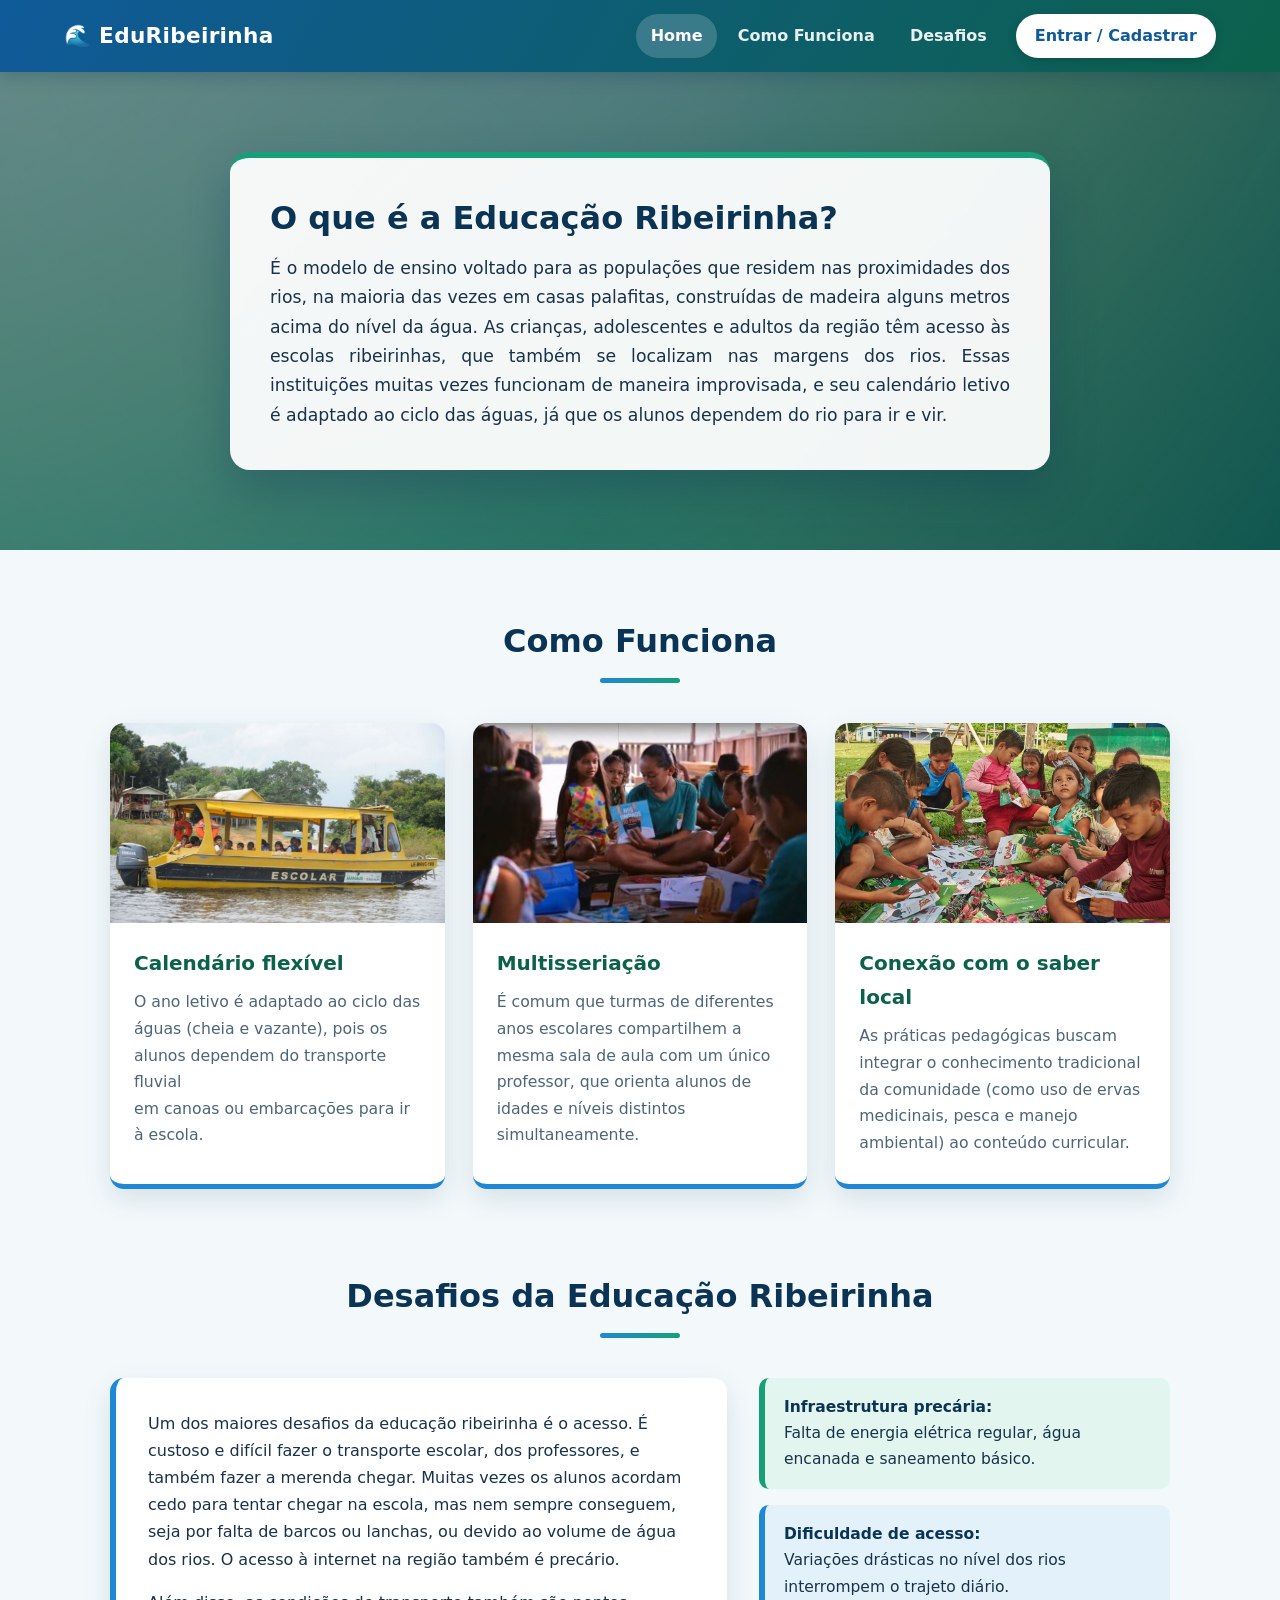
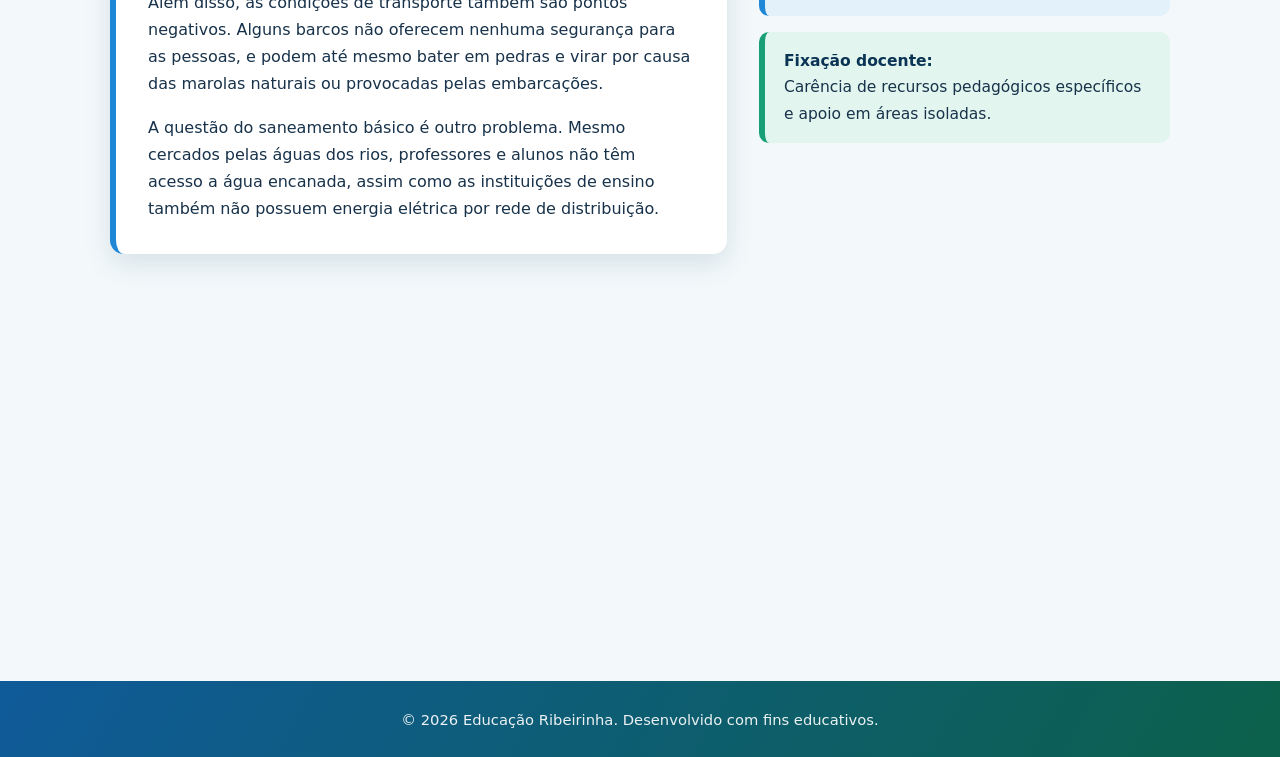
<file: Projeto Ribeirinho/index.html>
<!DOCTYPE html>
<html lang="pt-BR">
<head>
    <meta charset="UTF-8">
    <meta name="viewport" content="width=device-width, initial-scale=1.0">
    <title>Educação Ribeirinha</title>
    <link rel="stylesheet" href="style.css">
</head>
<body>

    <header>
        <div class="logo">🌊 EduRibeirinha</div>
        <button type="button" class="menu-toggle" id="menuToggle" aria-label="Abrir menu" aria-expanded="false" aria-controls="navMenu">☰</button>
        <nav id="navMenu">
            <a href="index.html" class="ativo">Home</a>
            <a href="index.html#funcionamento">Como Funciona</a>
            <a href="index.html#desafios">Desafios</a>
            <a href="login.html" class="btn-destaque">Entrar / Cadastrar</a>
        </nav>
    </header>

    <main>
        <section id="sobre" class="container">
            <div class="sobre-box">
                <h2>O que é a Educação Ribeirinha?</h2>
                <p>É o modelo de ensino voltado para as populações que residem nas proximidades dos rios, na maioria das vezes em casas palafitas, construídas de madeira alguns metros acima do nível da água. As crianças, adolescentes e adultos da região têm acesso às escolas ribeirinhas, que também se localizam nas margens dos rios. Essas instituições muitas vezes funcionam de maneira improvisada, e seu calendário letivo é adaptado ao ciclo das águas, já que os alunos dependem do rio para ir e vir.</p>
            </div>
        </section>

        <section id="funcionamento" class="container">
            <h2 class="secao-titulo">Como Funciona</h2>
            <div class="cards-grid">

                <div class="card">
                    <img src="./assets/ribeirinhos-escola.jpg" alt="Barco no rio">
                    <div class="card-content">
                        <h3>Calendário flexível</h3>
                        <p>O ano letivo é adaptado ao ciclo das águas (cheia e vazante), pois os alunos dependem do transporte fluvial<br> em canoas ou embarcações para ir à escola.</p>
                    </div>
                </div>

                <div class="card">
                    <img src="./assets/images.jpeg" alt="Sala de aula">
                    <div class="card-content">
                        <h3>Multisseriação</h3>
                        <p>É comum que turmas de diferentes anos escolares compartilhem a mesma sala de aula com um único professor, que orienta alunos de idades e níveis distintos simultaneamente.</p>
                    </div>
                </div>

                <div class="card">
                    <img src="./assets/whatsapp-image-2024-01-11-at-191215.jpeg" alt="Natureza e saberes">
                    <div class="card-content">
                        <h3>Conexão com o saber local</h3>
                        <p>As práticas pedagógicas buscam integrar o conhecimento tradicional da comunidade (como uso de ervas medicinais, pesca e manejo ambiental) ao conteúdo curricular.</p>
                    </div>
                </div>

            </div>
        </section>

        <section id="desafios" class="container">
            <h2 class="secao-titulo">Desafios da Educação Ribeirinha</h2>
            <div class="desafios-bloco">
                <div class="desafios-texto">
                    <p>Um dos maiores desafios da educação ribeirinha é o acesso. É custoso e difícil fazer o transporte escolar, dos professores, e também fazer a merenda chegar. Muitas vezes os alunos acordam cedo para tentar chegar na escola, mas nem sempre conseguem, seja por falta de barcos ou lanchas, ou devido ao volume de água dos rios. O acesso à internet na região também é precário.</p>
                    <p>Além disso, as condições de transporte também são pontos negativos. Alguns barcos não oferecem nenhuma segurança para as pessoas, e podem até mesmo bater em pedras e virar por causa das marolas naturais ou provocadas pelas embarcações.</p>
                    <p>A questão do saneamento básico é outro problema. Mesmo cercados pelas águas dos rios, professores e alunos não têm acesso a água encanada, assim como as instituições de ensino também não possuem energia elétrica por rede de distribuição.</p>
                </div>
                <div class="desafios-lista">
                    <div class="alerta-item"><strong>Infraestrutura precária:</strong> Falta de energia elétrica regular, água encanada e saneamento básico.</div>
                    <div class="alerta-item"><strong>Dificuldade de acesso:</strong> Variações drásticas no nível dos rios interrompem o trajeto diário.</div>
                    <div class="alerta-item"><strong>Fixação docente:</strong> Carência de recursos pedagógicos específicos e apoio em áreas isoladas.</div>
                </div>
                <iframe width="560" 
                    height="315" 
                    src="https://www.youtube.com/embed/drENRK87w24?si=64_NLI6bmX8EX4Ts" 
                    title="YouTube video player" 
                    frameborder="0" 
                    allow="accelerometer; autoplay; clipboard-write; encrypted-media; gyroscope; picture-in-picture; web-share" 
                    referrerpolicy="strict-origin-when-cross-origin" 
                    allowfullscreen>
                </iframe>
            </div>
        </section>
    </main>

    <footer>
        <p>&copy; 2026 Educação Ribeirinha. Desenvolvido com fins educativos.</p>
    </footer>

    <script src="script.js"></script>
</body>
</html>
</file>
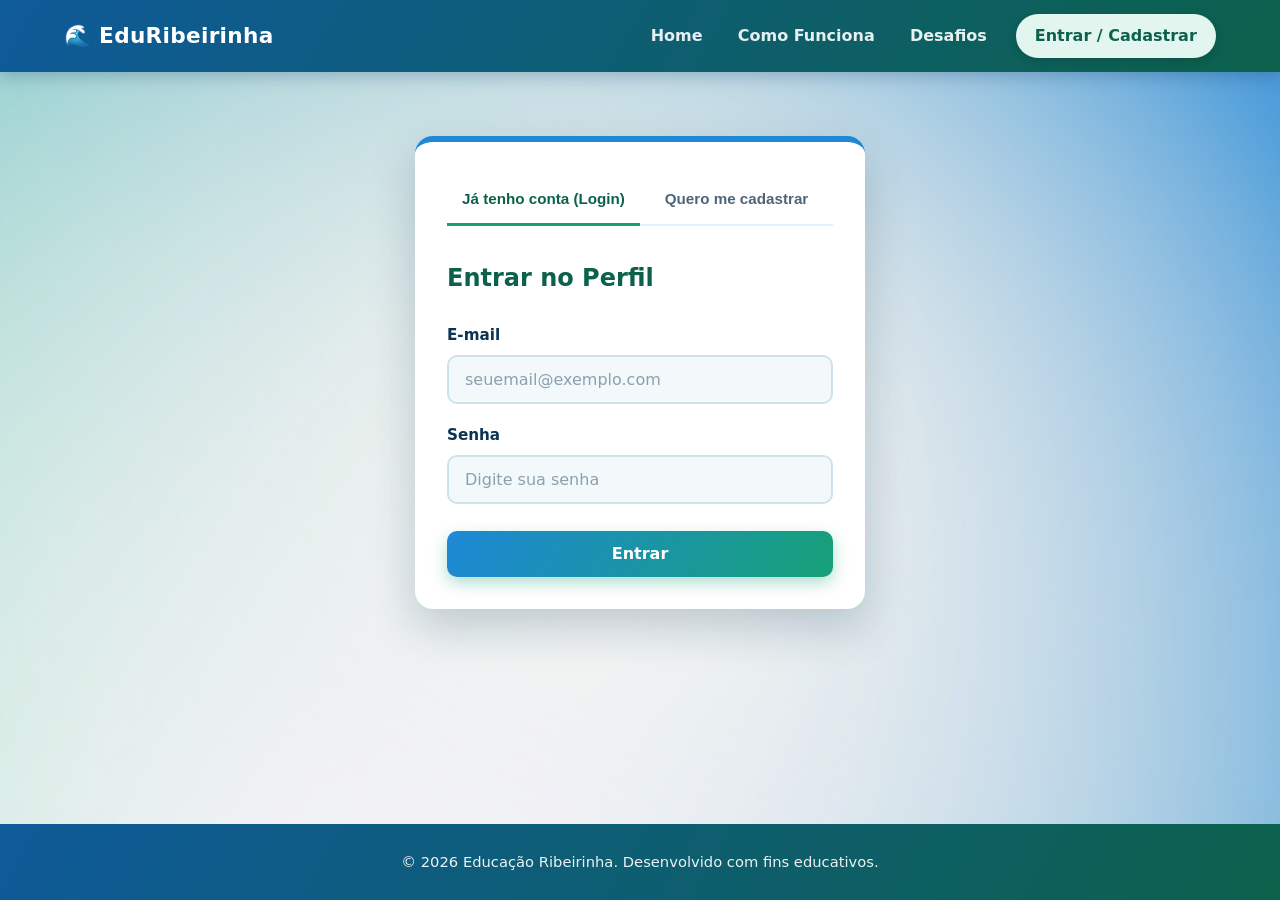
<file: Projeto Ribeirinho/login.html>
<!DOCTYPE html>
<html lang="pt-BR">
<head>
    <meta charset="UTF-8">
    <meta name="viewport" content="width=device-width, initial-scale=1.0">
    <title>Conectar - Educação Ribeirinha</title>
    <link rel="stylesheet" href="style.css">
</head>
<body class="pagina-login">
    <header>
        <div class="logo">🌊 EduRibeirinha</div>
        <button type="button" class="menu-toggle" id="menuToggle" aria-label="Abrir menu" aria-expanded="false" aria-controls="navMenu">☰</button>
        <nav id="navMenu">
            <a href="index.html">Home</a>
            <a href="index.html#funcionamento">Como Funciona</a>
            <a href="index.html#desafios">Desafios</a>
            <a href="login.html" class="btn-destaque ativo">Entrar / Cadastrar</a>
        </nav>
    </header>
    <main class="auth-container">
        <div class="tabs" role="tablist">
            <button type="button" class="tab-btn active" id="tabLogin" role="tab" aria-selected="true" aria-controls="loginForm">Já tenho conta (Login)</button>
            <button type="button" class="tab-btn" id="tabCadastro" role="tab" aria-selected="false" aria-controls="cadastroForm">Quero me cadastrar</button>
        </div>
        <form id="loginForm" class="auth-form active" role="tabpanel" novalidate>
            <h2>Entrar no Perfil</h2>
            <div class="form-group">
                <label for="loginEmail">E-mail</label>
                <input type="email" id="loginEmail" placeholder="seuemail@exemplo.com" autocomplete="email">
                <span class="error-message" role="alert">Insira um e-mail válido.</span>
            </div>
            <div class="form-group">
                <label for="loginSenha">Senha</label>
                <input type="password" id="loginSenha" placeholder="Digite sua senha" autocomplete="current-password">
                <span class="error-message" role="alert">A senha é obrigatória.</span>
            </div>
            <button type="submit" class="btn-submit">Entrar</button>
        </form>
        <form id="cadastroForm" class="auth-form" role="tabpanel" novalidate>
            <h2>Criar Conta</h2>
            <div class="form-group">
                <label for="nome">Nome Completo</label>
                <input type="text" id="nome" placeholder="Digite seu nome" autocomplete="name">
                <span class="error-message" role="alert">O nome precisa ter pelo menos 3 letras.</span>
            </div>
            <div class="form-group">
                <label for="email">E-mail</label>
                <input type="email" id="email" placeholder="seuemail@exemplo.com" autocomplete="email">
                <span class="error-message" role="alert">Insira um e-mail válido.</span>
            </div>
            <div class="form-group">
                <label for="senha">Crie uma Senha</label>
                <input type="password" id="senha" placeholder="Mínimo 6 caracteres" autocomplete="new-password">
                <span class="error-message" role="alert">A senha precisa ter pelo menos 6 caracteres.</span>
            </div>
            <button type="submit" class="btn-submit">Finalizar Cadastro</button>
        </form>
    </main>
    <div id="modalSucesso" class="modal" role="dialog" aria-modal="true" aria-labelledby="modalTitulo">
        <div class="modal-content">
            <h3 id="modalTitulo">🎉 Sucesso!</h3>
            <p id="modalTexto">Ação realizada com sucesso.</p>
            <button type="button" id="fecharModal" class="btn">Fechar</button>
        </div>
    </div>

    <footer>
        <p>&copy; 2026 Educação Ribeirinha. Desenvolvido com fins educativos.</p>
    </footer>

    <script src="script.js"></script>
</body>
</html>
</file>
<file: Projeto Ribeirinho/style.css>
*{
    padding: 0;
    margin: 0;
    box-sizing: border-box;
}
:root {
    --azul-900: #0a3354;
    --azul-700: #0f5a99;
    --azul-500: #1e88d6;
    --azul-100: #e3f1fb;

    --verde-800: #0c614b;   
    --verde-600: #17a077;
    --verde-400: #4cc9a0;
    --verde-100: #e2f6ef;

    --texto: #17324a;
    --texto-suave: #4d6578;
    --fundo: #f3f9fb;
    --branco: #ffffff;
    --erro: #c62828;

    --gradiente: linear-gradient(120deg, var(--azul-700), var(--verde-800));
    --gradiente-claro: linear-gradient(120deg, var(--azul-500), var(--verde-600));
    --sombra: 0 10px 28px rgba(10, 51, 84, 0.12);
    --raio: 14px;
}

* {
    padding: 0;
    margin: 0;
    box-sizing: border-box;
}

html {
    scroll-behavior: smooth;
}

body {
    font-family: "Segoe UI", system-ui, -apple-system, Roboto, "Helvetica Neue", Arial, sans-serif;
    color: var(--texto);
    background: var(--fundo);
    line-height: 1.7;
    min-height: 100vh;
    display: flex;
    flex-direction: column;
}

main {
    flex: 1;
}

img {
    max-width: 100%;
    display: block;
}

header {
    position: sticky;
    top: 0;
    z-index: 50;
    display: flex;
    align-items: center;
    justify-content: space-between;
    padding: 0.9rem 5%;
    background: var(--gradiente);
    box-shadow: 0 4px 16px rgba(10, 51, 84, 0.25);
}

.logo {
    color: var(--branco);
    font-size: 1.35rem;
    font-weight: 800;
    letter-spacing: 0.3px;
}

nav {
    display: flex;
    align-items: center;
    gap: 0.4rem;
}

nav a {
    color: rgba(255, 255, 255, 0.9);
    text-decoration: none;
    font-weight: 600;
    padding: 0.5rem 0.9rem;
    border-radius: 999px;
    transition: background 0.25s, color 0.25s;
}

nav a:hover,
nav a.ativo {
    background: rgba(255, 255, 255, 0.18);
    color: var(--branco);
}

nav a.btn-destaque {
    background: var(--branco);
    color: var(--azul-700);
    margin-left: 0.5rem;
    padding: 0.5rem 1.2rem;
    box-shadow: 0 3px 10px rgba(0, 0, 0, 0.15);
}

nav a.btn-destaque:hover,
nav a.btn-destaque.ativo {
    background: var(--verde-100);
    color: var(--verde-800);
}

.menu-toggle {
    display: none;
    background: rgba(255, 255, 255, 0.15);
    color: var(--branco);
    border: none;
    border-radius: 8px;
    font-size: 1.5rem;
    line-height: 1;
    padding: 0.4rem 0.7rem;
    cursor: pointer;
    transition: background 0.25s;
}

.menu-toggle:hover {
    background: rgba(255, 255, 255, 0.3);
}

.container {
    max-width: 1100px;
    margin: 0 auto;
    padding: 4rem 1.25rem 1rem;
    scroll-margin-top: 70px;
}

.secao-titulo {
    text-align: center;
    font-size: 2rem;
    color: var(--azul-900);
    margin-bottom: 2.5rem;
}

.secao-titulo::after {
    content: "";
    display: block;
    width: 80px;
    height: 5px;
    border-radius: 5px;
    margin: 0.6rem auto 0;
    background: var(--gradiente-claro);
}

#sobre {
    max-width: none;
    padding: 5rem 1.25rem;
    background:
        linear-gradient(135deg, rgba(10, 51, 84, 0.55), rgba(12, 97, 75, 0.55)),
        url("./assets/pexels-codioful-6985185.jpg") center / cover no-repeat;
}

.sobre-box {
    max-width: 820px;
    margin: 0 auto;
    background: rgba(255, 255, 255, 0.94);
    border-radius: 20px;
    padding: 2.5rem;
    border-top: 6px solid var(--verde-600);
    box-shadow: 0 20px 45px rgba(10, 51, 84, 0.3);
}

.sobre-box h2 {
    color: var(--azul-900);
    font-size: 2rem;
    line-height: 1.25;
    margin-bottom: 1rem;
}

.sobre-box p {
    color: var(--texto);
    font-size: 1.08rem;
    text-align: justify;
}

.cards-grid {
    display: grid;
    grid-template-columns: repeat(auto-fit, minmax(270px, 1fr));
    gap: 1.75rem;
}

.card {
    background: var(--branco);
    border-radius: var(--raio);
    overflow: hidden;
    box-shadow: var(--sombra);
    border-bottom: 5px solid var(--azul-500);
    transition: transform 0.3s, box-shadow 0.3s, border-color 0.3s;
}

.card:hover {
    transform: translateY(-8px);
    box-shadow: 0 18px 36px rgba(10, 51, 84, 0.2);
    border-color: var(--verde-600);
}

.card img {
    width: 100%;
    height: 200px;
    object-fit: cover;
}

.card-content {
    padding: 1.4rem 1.5rem 1.7rem;
}

.card-content h3 {
    color: var(--verde-800);
    font-size: 1.25rem;
    margin-bottom: 0.6rem;
}

.card-content p {
    color: var(--texto-suave);
    font-size: 0.98rem;
}

#desafios {
    padding-bottom: 5rem;
}

.desafios-bloco {
    display: grid;
    grid-template-columns: 1.5fr 1fr;
    gap: 2rem;
    align-items: start;
}

.desafios-texto {
    background: var(--branco);
    border-radius: var(--raio);
    padding: 2rem;
    box-shadow: var(--sombra);
    border-left: 6px solid var(--azul-500);
}

.desafios-texto p + p {
    margin-top: 1rem;
}

.desafios-lista {
    display: flex;
    flex-direction: column;
    gap: 1rem;
}

.alerta-item {
    background: var(--verde-100);
    color: var(--texto);
    border-left: 6px solid var(--verde-600);
    border-radius: 10px;
    padding: 1rem 1.2rem;
    font-size: 0.97rem;
    transition: transform 0.25s, background 0.25s;
}

.alerta-item:nth-child(even) {
    background: var(--azul-100);
    border-left-color: var(--azul-500);
}

.alerta-item:hover {
    transform: translateX(6px);
}

.alerta-item strong {
    display: block;
    color: var(--azul-900);
}
footer {
    margin-top: auto;
    background: var(--gradiente);
    color: rgba(255, 255, 255, 0.92);
    text-align: center;
    padding: 1.6rem 1rem;
    font-size: 0.92rem;
}

body.pagina-login {
    background:
        linear-gradient(rgba(243, 249, 251, 0.25), rgba(243, 249, 251, 0.25)),
        url("./assets/pexels-codioful-7135020.jpg") center / cover fixed no-repeat;
}

.auth-container {
    width: 100%;
    max-width: 450px;
    margin: 4rem auto;
    background: var(--branco);
    border-radius: 18px;
    box-shadow: 0 18px 45px rgba(10, 51, 84, 0.22);
    overflow: hidden;
    padding: 2rem;
    border-top: 6px solid var(--azul-500);
    flex: none;
}

.tabs {
    display: flex;
    border-bottom: 2px solid var(--azul-100);
    margin-bottom: 2rem;
}

.tab-btn {
    flex: 1;
    padding: 1rem 0.5rem;
    background: none;
    border: none;
    border-bottom: 3px solid transparent;
    margin-bottom: -2px;
    font-size: 0.95rem;
    font-weight: bold;
    color: var(--texto-suave);
    cursor: pointer;
    transition: all 0.3s;
}

.tab-btn:hover {
    color: var(--azul-700);
    background: var(--azul-100);
}

.tab-btn.active {
    color: var(--verde-800);
    border-bottom: 3px solid var(--verde-600);
}

.auth-form {
    display: none;
}

.auth-form.active {
    display: block;
    animation: aparecer 0.35s ease;
}

.auth-form h2 {
    color: var(--verde-800);
    margin-bottom: 1.5rem;
    font-size: 1.5rem;
}

.form-group {
    margin-bottom: 1.2rem;
}

.form-group label {
    display: block;
    font-weight: 600;
    color: var(--azul-900);
    margin-bottom: 0.4rem;
    font-size: 0.95rem;
}

.form-group input {
    width: 100%;
    padding: 0.8rem 1rem;
    font-size: 1rem;
    font-family: inherit;
    color: var(--texto);
    background: var(--fundo);
    border: 2px solid #cfe2ec;
    border-radius: 10px;
    outline: none;
    transition: border-color 0.25s, box-shadow 0.25s, background 0.25s;
}

.form-group input::placeholder {
    color: #8aa0b0;
}

.form-group input:focus {
    background: var(--branco);
    border-color: var(--azul-500);
    box-shadow: 0 0 0 4px rgba(30, 136, 214, 0.18);
}

.error-message {
    display: none;
    margin-top: 0.35rem;
    color: var(--erro);
    font-size: 0.85rem;
    font-weight: 600;
}

.form-group.invalid input {
    border-color: var(--erro);
    background: #fff6f6;
}

.form-group.invalid input:focus {
    box-shadow: 0 0 0 4px rgba(198, 40, 40, 0.15);
}

.form-group.invalid .error-message {
    display: block;
}

.btn-submit,
.btn {
    display: inline-block;
    border: none;
    cursor: pointer;
    font-family: inherit;
    font-size: 1rem;
    font-weight: 700;
    color: var(--branco);
    background: var(--gradiente-claro);
    padding: 0.85rem 1.6rem;
    border-radius: 10px;
    box-shadow: 0 6px 16px rgba(23, 160, 119, 0.35);
    transition: transform 0.2s, box-shadow 0.2s, filter 0.2s;
}

.btn-submit {
    width: 100%;
    margin-top: 0.5rem;
}

.btn-submit:hover,
.btn:hover {
    transform: translateY(-2px);
    filter: brightness(1.06);
    box-shadow: 0 10px 22px rgba(23, 160, 119, 0.4);
}

.btn-submit:active,
.btn:active {
    transform: translateY(0);
}

.btn-submit:focus-visible,
.btn:focus-visible,
.tab-btn:focus-visible,
.menu-toggle:focus-visible,
nav a:focus-visible {
    outline: 3px solid var(--azul-500);
    outline-offset: 2px;
}

.modal {
    display: none;
    position: fixed;
    inset: 0;
    z-index: 100;
    align-items: center;
    justify-content: center;
    padding: 1rem;
    background: rgba(10, 51, 84, 0.6);
    backdrop-filter: blur(3px);
}

.modal.show {
    display: flex;
    animation: surgir 0.25s ease;
}

.modal.show .modal-content {
    animation: aparecer 0.3s ease;
}

.modal-content {
    width: 100%;
    max-width: 400px;
    text-align: center;
    background: var(--branco);
    border-radius: 18px;
    padding: 2.2rem 2rem;
    border-top: 6px solid var(--verde-600);
    box-shadow: 0 25px 60px rgba(0, 0, 0, 0.35);
}

.modal-content h3 {
    color: var(--verde-800);
    font-size: 1.6rem;
    margin-bottom: 0.7rem;
}

.modal-content p {
    color: var(--texto-suave);
    margin-bottom: 1.5rem;
}

@keyframes surgir {
    from { opacity: 0; }
    to { opacity: 1; }
}

@keyframes aparecer {
    from {
        opacity: 0;
        transform: translateY(10px);
    }
    to {
        opacity: 1;
        transform: translateY(0);
    }
}

@media (max-width: 768px) {
    .menu-toggle {
        display: block;
    }

    nav {
        display: none;
        position: absolute;
        top: 100%;
        left: 0;
        right: 0;
        flex-direction: column;
        align-items: stretch;
        gap: 0.3rem;
        padding: 1rem 5% 1.3rem;
        background: var(--azul-900);
        box-shadow: 0 12px 20px rgba(0, 0, 0, 0.25);
    }

    nav.active {
        display: flex;
    }

    nav a {
        text-align: center;
        padding: 0.8rem;
    }

    nav a.btn-destaque {
        margin: 0.4rem 0 0;
    }

    .container {
        padding-top: 3rem;
    }

    #sobre {
        padding: 3rem 1rem;
    }

    .sobre-box {
        padding: 1.6rem;
    }

    .sobre-box h2,
    .secao-titulo {
        font-size: 1.55rem;
    }

    .sobre-box p {
        text-align: left;
    }

    .desafios-bloco {
        grid-template-columns: 1fr;
    }

    .auth-container {
        margin: 2rem 1rem;
        padding: 1.4rem;
        width: auto;
    }

    .tab-btn {
        font-size: 0.85rem;
    }
}

@media (prefers-reduced-motion: reduce) {
    *,
    *::before,
    *::after {
        animation: none !important;
        transition: none !important;
        scroll-behavior: auto !important;
    }
}
</file>
